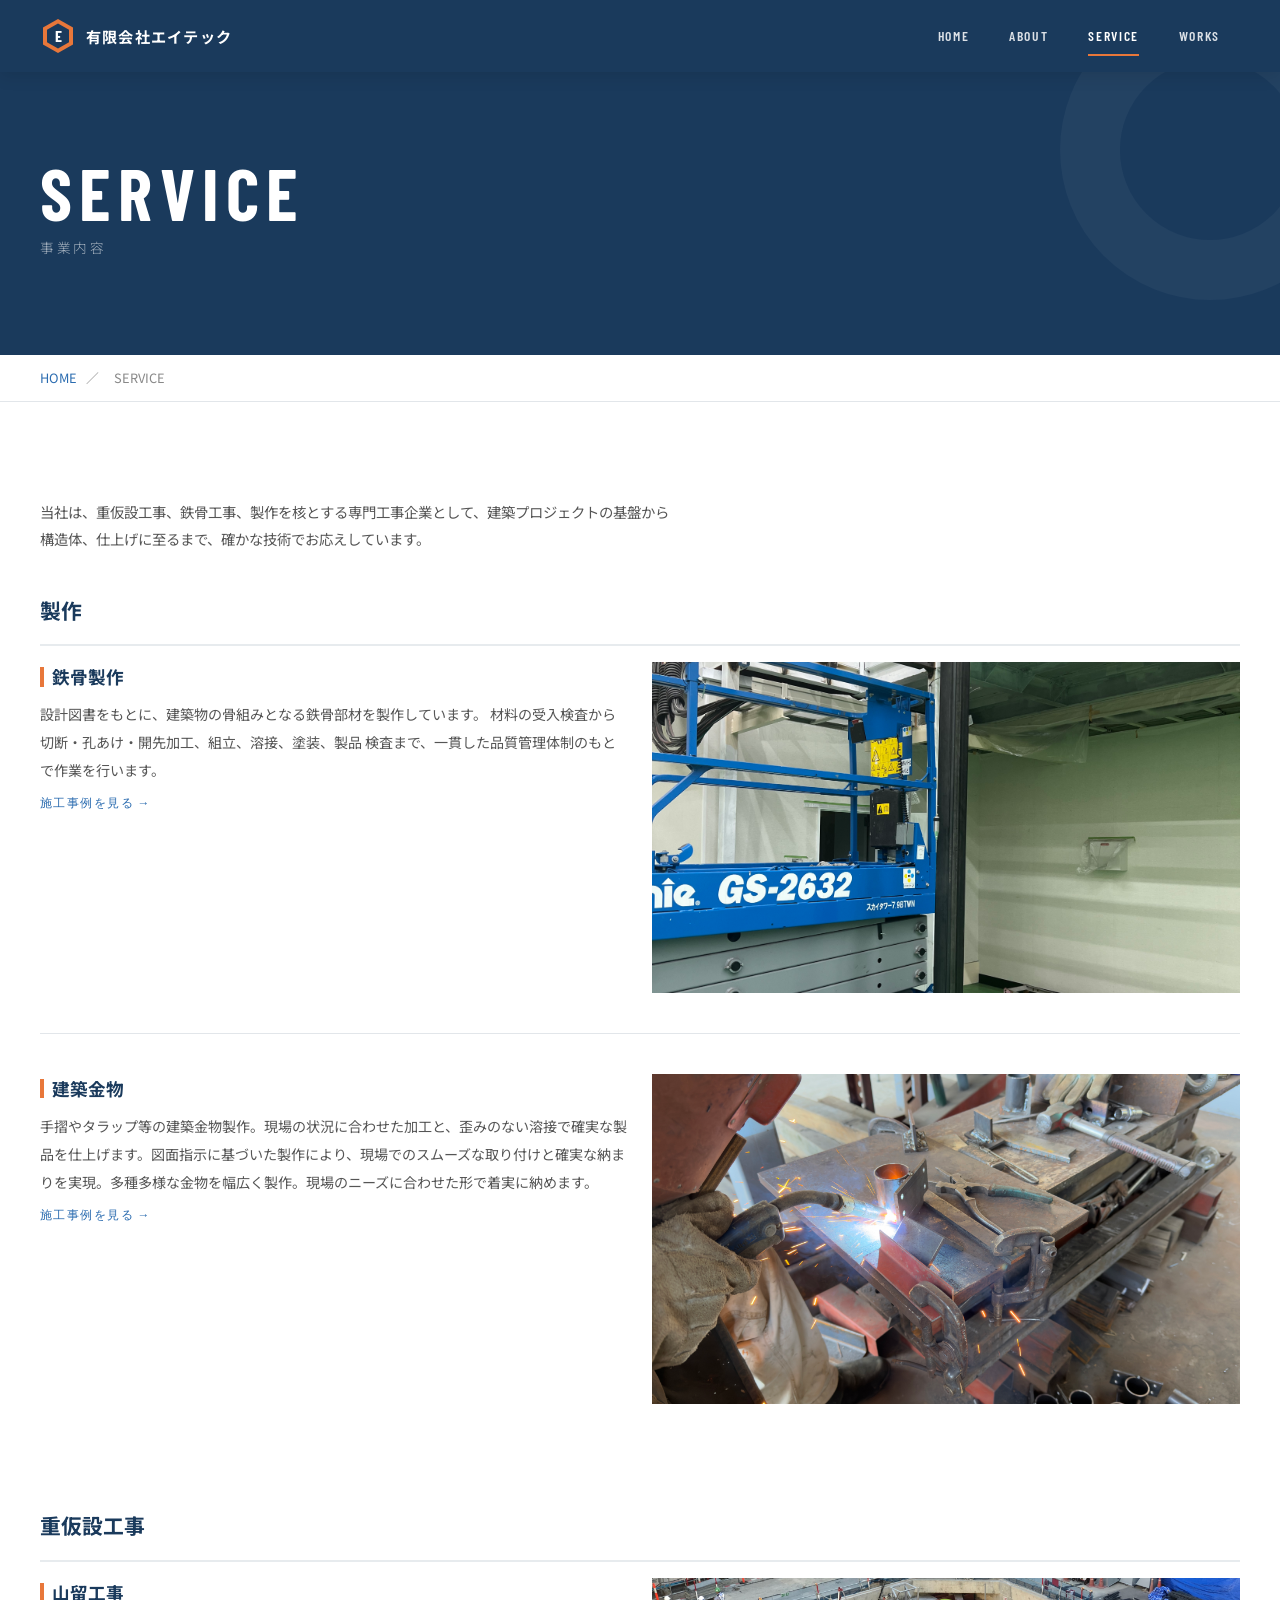
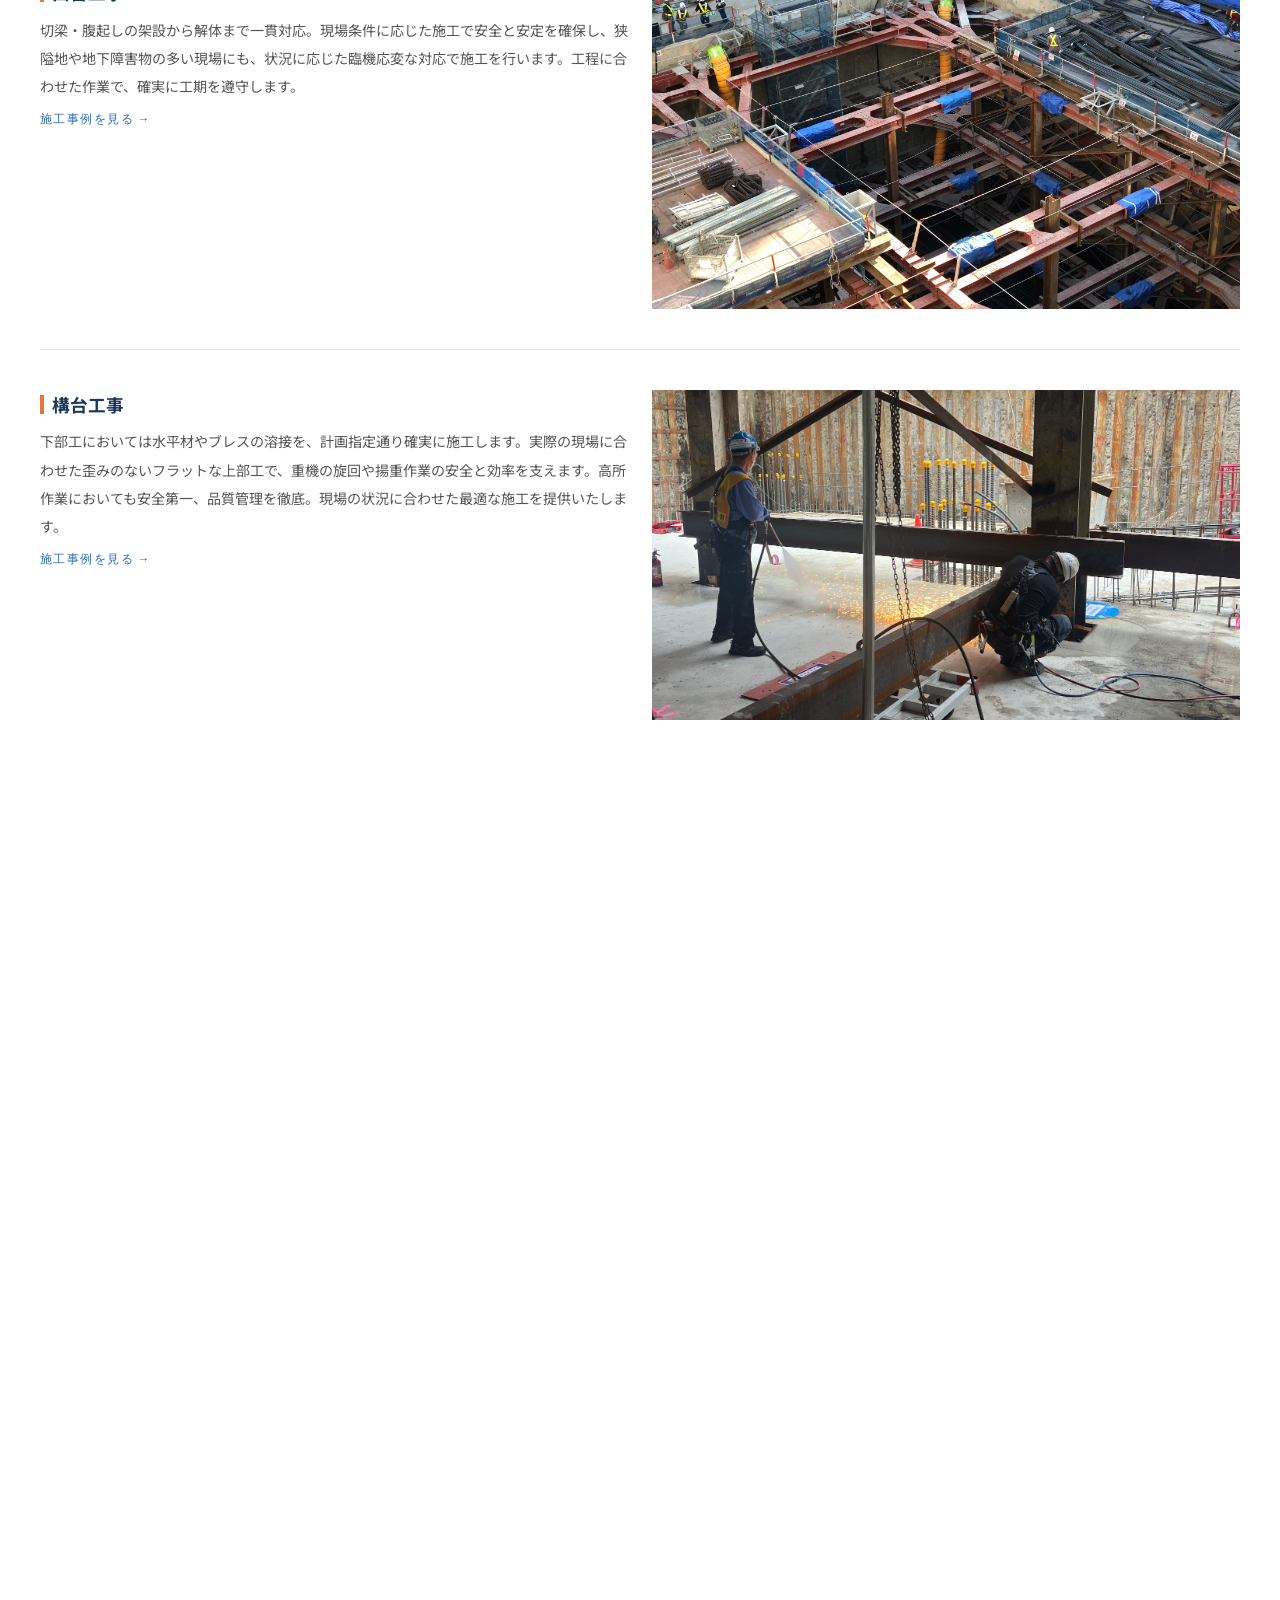
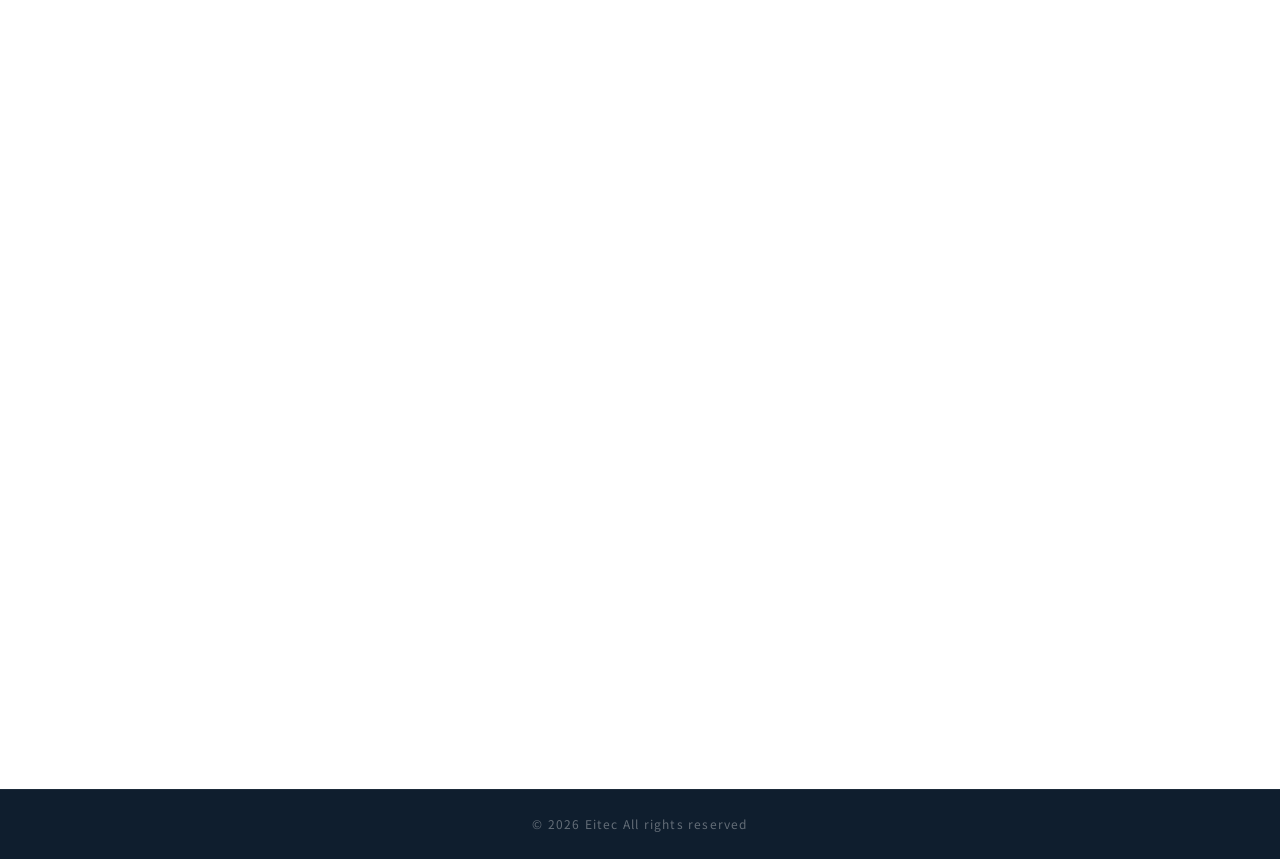
<file: eitec/service.html>
<!DOCTYPE html>
<html lang="ja">
<head>
  <meta charset="UTF-8">
  <meta name="viewport" content="width=device-width, initial-scale=1.0">
  <title>サービス・事業内容 | 有限会社エイテック</title>
  <meta name="description" content="有限会社エイテックの事業内容。鉄骨製作・建築金物・山留工事・構台工事・鉄骨工事・鍛治工事・現場溶接工事・鉄骨補強工事を承ります。">
  <link rel="canonical" href="service.html">
  <link rel="stylesheet" href="css/variables.css">
  <link rel="stylesheet" href="css/reset.css">
  <link rel="stylesheet" href="css/style.css">
</head>
<body>

<header class="header" role="banner">
  <div class="container">
    <div class="header-inner">
            <a href="index.html" class="header-logo" aria-label="有限会社エイテック トップへ">
        <svg class="header-logo-mark" viewBox="0 0 36 36" xmlns="http://www.w3.org/2000/svg" aria-hidden="true">
          <polygon points="18,1 33,9.5 33,26.5 18,35 3,26.5 3,9.5" fill="#e8773a"/>
          <polygon points="18,5.5 29,11.75 29,24.25 18,30.5 7,24.25 7,11.75" fill="#1a3a5c"/>
          <text x="18" y="23.5" text-anchor="middle" font-family="Barlow Condensed,sans-serif" font-weight="700" font-size="16" fill="#ffffff" letter-spacing="0">E</text>
        </svg>
        <div class="header-logo-text">
          <span class="header-logo-name">有限会社エイテック</span>
        </div>
      </a>
      <nav class="header-nav" aria-label="メインナビゲーション">
        <a href="index.html">HOME</a>
        <a href="about.html">ABOUT</a>
        <a href="service.html" class="active">SERVICE</a>
        <a href="works.html">WORKS</a>
      </nav>
      <button class="hamburger" aria-label="メニューを開く">
        <span></span><span></span><span></span>
      </button>
    </div>
  </div>
</header>

<div class="mobile-menu" role="dialog" aria-label="モバイルメニュー">
  <nav>
    <a href="index.html">HOME</a>
    <a href="about.html">ABOUT</a>
    <a href="service.html">SERVICE</a>
    <a href="works.html">WORKS</a>
  </nav>
  <p class="mobile-menu-sub">有限会社エイテック</p>
</div>

<main style="padding-top: var(--header-height-sm);">

  <div class="page-hero">
    <div class="container">
      <h1 class="page-hero-title">Service</h1>
      <p class="page-hero-title-ja">事業内容</p>
    </div>
  </div>

  <div class="breadcrumb">
    <div class="container">
      <a href="index.html">HOME</a>
      <span>／</span>
      <span>SERVICE</span>
    </div>
  </div>

  <section class="section" aria-labelledby="service-intro-heading">
    <div class="container">
      <div class="section-header fade-in">
        <p class="service-intro">
          当社は、重仮設工事、鉄骨工事、製作を核とする専門工事企業として、建築プロジェクトの基盤から
          構造体、仕上げに至るまで、確かな技術でお応えしています。
        </p>
      </div>

      <!-- ============ 製作カテゴリ ============ -->
      <div class="service-categories">

        <!-- カテゴリ：製作 -->
        <div class="fade-in">
          <h2 class="service-category-title">製作</h2>
          <div class="service-list">

            <!-- 鉄骨製作 -->
            <div class="service-detail" id="tetsu_seisaku">
              <div>
                <h3 class="service-detail-name">鉄骨製作</h3>
                <p class="service-detail-desc">
                  設計図書をもとに、建築物の骨組みとなる鉄骨部材を製作しています。
                  材料の受入検査から切断・孔あけ・開先加工、組立、溶接、塗装、製品
                  検査まで、一貫した品質管理体制のもとで作業を行います。
                </p>
                <a href="works/steel-fabrication.html" class="service-detail-link">
                  施工事例を見る →
                </a>
              </div>
              <img
                class="service-detail-img"
                src="img/tetsu_seisaku/07BDEA1B-9D1B-41F5-BBC1-494F11DB092D.jpg"
                alt="鉄骨製作の施工事例"
                loading="lazy">
            </div>

            <!-- 建築金物 -->
            <div class="service-detail" id="kenchiku_kanamono">
              <div>
                <h3 class="service-detail-name">建築金物</h3>
                <p class="service-detail-desc">
                  手摺やタラップ等の建築金物製作。現場の状況に合わせた加工と、歪みのない溶接で確実な製品を仕上げます。図面指示に基づいた製作により、現場でのスムーズな取り付けと確実な納まりを実現。多種多様な金物を幅広く製作。現場のニーズに合わせた形で着実に納めます。
                </p>
                <a href="works/architectural-metalwork.html" class="service-detail-link">
                  施工事例を見る →
                </a>
              </div>
              <img
                class="service-detail-img"
                src="img/kenchiku_kanamono/CD96EF9B-7DFD-4F82-9549-A47BB1765BF1.jpg"
                alt="建築金物の施工事例"
                loading="lazy">
            </div>

          </div>
        </div>

        <!-- カテゴリ：重仮設工事 -->
        <div class="fade-in">
          <h2 class="service-category-title">重仮設工事</h2>
          <div class="service-list">

            <!-- 山留工事 -->
            <div class="service-detail" id="yamadome">
              <div>
                <h3 class="service-detail-name">山留工事</h3>
                <p class="service-detail-desc">
                  切梁・腹起しの架設から解体まで一貫対応。現場条件に応じた施工で安全と安定を確保し、狭隘地や地下障害物の多い現場にも、状況に応じた臨機応変な対応で施工を行います。工程に合わせた作業で、確実に工期を遵守します。
                </p>
                <a href="works/earth-retaining.html" class="service-detail-link">
                  施工事例を見る →
                </a>
              </div>
              <img
                class="service-detail-img"
                src="img/yamadome/409ABB73-6710-444C-856C-EBA11010315E.jpg"
                alt="山留工事の施工事例"
                loading="lazy">
            </div>

            <!-- 構台工事 -->
            <div class="service-detail" id="koudai">
              <div>
                <h3 class="service-detail-name">構台工事</h3>
                <p class="service-detail-desc">
                  下部工においては水平材やブレスの溶接を、計画指定通り確実に施工します。実際の現場に合わせた歪みのないフラットな上部工で、重機の旋回や揚重作業の安全と効率を支えます。高所作業においても安全第一、品質管理を徹底。現場の状況に合わせた最適な施工を提供いたします。
                </p>
                <a href="works/scaffold-platform.html" class="service-detail-link">
                  施工事例を見る →
                </a>
              </div>
              <img
                class="service-detail-img"
                src="img/koudai/2025-10-07_08-47-18_731.jpg"
                alt="構台工事の施工事例"
                loading="lazy">
            </div>

          </div>
        </div>

        <!-- カテゴリ：鉄骨工事 -->
        <div class="fade-in">
          <h2 class="service-category-title">鉄骨工事</h2>
          <div class="service-list">

            <!-- 鉄骨工事 -->
            <div class="service-detail" id="tetsu_koji">
              <div>
                <h3 class="service-detail-name">鉄骨工事</h3>
                <p class="service-detail-desc">
                  建方から合番、ボルト本締めまで一貫して対応。安全と精度を重視した施工で、工程に合わせた確実な作業を行います。重量鉄骨から軽量鉄骨まで、規模を問わず対応します。
                </p>
                <a href="works/steel-erection.html" class="service-detail-link">
                  施工事例を見る →
                </a>
              </div>
              <img
                class="service-detail-img"
                src="img/tetsu_koji/2024-01-24_12-56-52_248.jpg"
                alt="鉄骨工事の施工事例"
                loading="lazy">
            </div>

            <!-- 鍛治工事 -->
            <div class="service-detail" id="kaji">
              <div>
                <h3 class="service-detail-name">鍛治工事</h3>
                <p class="service-detail-desc">
                  溶接・ガス切断・金物取付など各種鍛冶工事に対応。現場条件に応じた施工で、安全と精度を重視した確実な作業を行います。火気作業に伴う養生・消火設備の確保など、火災防止対策を徹底しています。
                </p>
                <a href="works/forge-work.html" class="service-detail-link">
                  施工事例を見る →
                </a>
              </div>
              <img
                class="service-detail-img"
                src="img/kaji/S__7421963_0.jpg"
                alt="鍛治工事の施工事例"
                loading="lazy">
            </div>

            <!-- 現場溶接工事 -->
            <div class="service-detail" id="genba_yosetsu">
              <div>
                <h3 class="service-detail-name">現場溶接工事</h3>
                <p class="service-detail-desc">
                  建設現場特有の環境下で、H形鋼や鉄筋などの溶接接合を高品質に施工
                  いたします。資格を有する溶接技能者が、風雨や気温変化といった厳し
                  い条件の中でも、縦向き・横向きなど専門級の技術を駆使して健全な溶
                  接を実現します。
                </p>
                <a href="works/field-welding.html" class="service-detail-link">
                  施工事例を見る →
                </a>
              </div>
              <img
                class="service-detail-img"
                src="img/genba_yosetsu/DB66CCCE-4D03-4523-AD0F-731142254FBD.jpg"
                alt="現場溶接工事の施工事例"
                loading="lazy">
            </div>

            <!-- 鉄骨補強工事 -->
            <div class="service-detail" id="tetsu_hokyo">
              <div>
                <h3 class="service-detail-name">鉄骨補強工事</h3>
                <p class="service-detail-desc">
                  腐食や耐力不足が生じた部材の補修・補強に対応。当て板補強、補修溶接など、現況に応じた作業で確実に対応します。階段補修や耐震補強などの施工実績があります。
                </p>
                <a href="works/steel-reinforcement.html" class="service-detail-link">
                  施工事例を見る →
                </a>
              </div>
            </div>

          </div>
        </div>

      </div><!-- /.service-categories -->
    </div>
  </section>

</main>

<footer class="footer" role="contentinfo"></footer>

<script src="js/footer.js"></script>
<script src="js/main.js"></script>
</body>
</html>
</file>
<file: eitec/css/variables.css>
/* ============================================
   有限会社エイテック - CSS Variables
   ============================================ */
:root {
  /* ── カラー ── */
  --color-main:         #1a3a5c;
  --color-main-light:   #2a527a;
  --color-main-dark:    #0f2238;
  --color-main-10:      rgba(26, 58, 92, 0.1);
  --color-main-20:      rgba(26, 58, 92, 0.2);

  --color-sub:          #2b6cb0;
  --color-sub-light:    #4a90d9;
  --color-sub-dark:     #1a4a7a;

  --color-accent:       #e8773a;
  --color-accent-hover: #cc5f20;
  --color-accent-10:    rgba(232, 119, 58, 0.1);

  /* テキスト */
  --color-text-primary:   #1a1a1a;
  --color-text-secondary: #555555;
  --color-text-light:     #888888;
  --color-text-on-main:   #ffffff;
  --color-text-on-accent: #ffffff;

  /* 背景 */
  --color-bg-base:    #ffffff;
  --color-bg-gray:    #f4f5f7;
  --color-bg-dark:    #0f1e2e;
  --color-bg-section: rgba(26, 58, 92, 0.04);

  /* ボーダー */
  --color-border:     #e2e6ea;
  --color-border-dark: #c8cfd8;

  /* ── フォント ── */
  --font-ja:  'Noto Sans JP', sans-serif;
  --font-en:  'Barlow Condensed', sans-serif;

  /* ── スペーシング ── */
  --space-xs:   4px;
  --space-sm:   8px;
  --space-md:   16px;
  --space-lg:   24px;
  --space-xl:   40px;
  --space-2xl:  64px;
  --space-3xl:  96px;
  --space-4xl:  128px;

  /* ── レイアウト ── */
  --max-width:    1280px;
  --content-width: 1080px;
  --header-height: 72px;
  --header-height-sm: 60px;

  /* ── アニメーション ── */
  --transition-base:  0.3s ease;
  --transition-slow:  0.6s ease;

  /* ── シャドウ ── */
  --shadow-sm:  0 1px 4px rgba(0,0,0,0.08);
  --shadow-md:  0 4px 16px rgba(0,0,0,0.1);
  --shadow-lg:  0 8px 32px rgba(0,0,0,0.15);
  --shadow-card: 0 2px 12px rgba(26, 58, 92, 0.1);

  /* ── 角丸 ── */
  --radius-sm:  2px;
  --radius-md:  4px;
  --radius-lg:  8px;
}
</file>
<file: eitec/css/style.css>
/* ============================================
   有限会社エイテック - Main Stylesheet
   ============================================ */

/* ── Google Fonts ── */
@import url('https://fonts.googleapis.com/css2?family=Barlow+Condensed:wght@400;500;600;700&family=Noto+Sans+JP:wght@300;400;500;700&display=swap');

/* ============================================
   共通レイアウト
   ============================================ */
.container {
  width: 100%;
  max-width: var(--max-width);
  margin: 0 auto;
  padding: 0 var(--space-md);
}

@media (min-width: 768px) {
  .container { padding: 0 var(--space-xl); }
}

.section {
  padding: var(--space-2xl) 0;
}
@media (min-width: 768px) {
  .section { padding: var(--space-3xl) 0; }
}

.section-title {
  font-family: var(--font-en);
  font-size: 2rem;
  font-weight: 700;
  letter-spacing: 0.08em;
  color: var(--color-main);
  text-transform: uppercase;
  line-height: 1;
  margin-bottom: 4px;
}

.section-title-ja {
  font-size: 0.75rem;
  color: var(--color-text-light);
  letter-spacing: 0.12em;
  margin-bottom: var(--space-xl);
  font-weight: 400;
}

.section-header {
  margin-bottom: var(--space-xl);
}

.section-header--center {
  text-align: center;
}

@media (min-width: 768px) {
  .section-title { font-size: 2.8rem; }
}

/* ── フェードインアニメーション ── */
.fade-in {
  opacity: 0;
  transform: translateY(24px);
  transition: opacity 0.7s ease, transform 0.7s ease;
}
.fade-in.visible {
  opacity: 1;
  transform: translateY(0);
}
.fade-in-delay-1 { transition-delay: 0.1s; }
.fade-in-delay-2 { transition-delay: 0.2s; }
.fade-in-delay-3 { transition-delay: 0.3s; }
.fade-in-delay-4 { transition-delay: 0.4s; }

/* ── ボタン ── */
.btn {
  display: inline-flex;
  align-items: center;
  gap: var(--space-sm);
  padding: 14px 32px;
  font-family: var(--font-en);
  font-size: 0.85rem;
  font-weight: 600;
  letter-spacing: 0.12em;
  text-transform: uppercase;
  transition: var(--transition-base);
  cursor: pointer;
  min-height: 48px;
}

.btn-primary {
  background: var(--color-accent);
  color: #fff;
}
.btn-primary:hover {
  background: var(--color-accent-hover);
}

.btn-outline {
  border: 2px solid var(--color-main);
  color: var(--color-main);
}
.btn-outline:hover {
  background: var(--color-main);
  color: #fff;
}

.btn-outline-white {
  border: 2px solid #fff;
  color: #fff;
}
.btn-outline-white:hover {
  background: #fff;
  color: var(--color-main);
}

.btn-arrow::after {
  content: '→';
  transition: transform 0.2s ease;
}
.btn-arrow:hover::after {
  transform: translateX(4px);
}

/* ── パンくず ── */
.breadcrumb {
  padding: 12px 0;
  font-size: 0.8rem;
  color: var(--color-text-light);
  border-bottom: 1px solid var(--color-border);
  margin-bottom: 0;
}
.breadcrumb a {
  color: var(--color-sub);
  transition: var(--transition-base);
}
.breadcrumb a:hover { text-decoration: underline; }
.breadcrumb span { margin: 0 6px; }

/* ── ページヒーロー（内部ページ） ── */
.page-hero {
  background: var(--color-main);
  color: #fff;
  padding: var(--space-2xl) 0;
  position: relative;
  overflow: hidden;
}
.page-hero::before {
  content: '';
  position: absolute;
  right: -80px;
  top: -60px;
  width: 300px;
  height: 300px;
  border: 60px solid rgba(255,255,255,0.04);
  border-radius: 50%;
}
.page-hero-title {
  font-family: var(--font-en);
  font-size: 3rem;
  font-weight: 700;
  letter-spacing: 0.1em;
  text-transform: uppercase;
  line-height: 1;
}
.page-hero-title-ja {
  font-size: 0.85rem;
  opacity: 0.6;
  margin-top: 8px;
  letter-spacing: 0.2em;
  font-weight: 300;
}
@media (min-width: 768px) {
  .page-hero-title { font-size: 4.5rem; }
  .page-hero { padding: var(--space-3xl) 0; }
}

/* ============================================
   HEADER
   ============================================ */
.header {
  position: fixed;
  top: 0;
  left: 0;
  width: 100%;
  z-index: 1000;
  height: var(--header-height-sm);
  display: flex;
  align-items: center;
  transition: background 0.3s ease, box-shadow 0.3s ease, height 0.3s ease;
  background: transparent;
}

.header.scrolled {
  background: var(--color-main);
  box-shadow: var(--shadow-md);
  height: var(--header-height-sm);
}

/* 下層ページ：常時ネイビー固定（スクロール位置に関係なく） */
.header.fixed {
  background: var(--color-main);
  box-shadow: var(--shadow-md);
}

.header-inner {
  display: flex;
  align-items: center;
  justify-content: space-between;
  width: 100%;
}

.header-logo {
  display: flex;
  align-items: center;
  gap: 10px;
  text-decoration: none;
}
.header-logo-mark {
  width: 36px;
  height: 36px;
  flex-shrink: 0;
}
.header-logo-text {
  display: flex;
  flex-direction: column;
  gap: 1px;
}
.header-logo-name {
  font-family: var(--font-ja);
  font-size: 0.95rem;
  font-weight: 700;
  letter-spacing: 0.08em;
  color: #fff;
  line-height: 1.2;
  white-space: nowrap;
}
.header-logo-sub {
  font-family: var(--font-en);
  font-size: 0.55rem;
  color: rgba(255,255,255,0.5);
  letter-spacing: 0.2em;
  text-transform: uppercase;
}

/* PC ナビゲーション */
.header-nav {
  display: none;
}

@media (min-width: 1024px) {
  .header { height: var(--header-height); }
  .header-nav {
    display: flex;
    align-items: center;
    gap: 0;
  }
  .header-nav a {
    font-family: var(--font-en);
    font-size: 0.85rem;
    font-weight: 600;
    letter-spacing: 0.12em;
    text-transform: uppercase;
    color: rgba(255,255,255,0.85);
    padding: 8px 20px;
    position: relative;
    transition: color 0.2s ease;
  }
  .header-nav a::after {
    content: '';
    position: absolute;
    bottom: 0;
    left: 20px;
    right: 20px;
    height: 2px;
    background: var(--color-accent);
    transform: scaleX(0);
    transition: transform 0.25s ease;
  }
  .header-nav a:hover { color: #fff; }
  .header-nav a:hover::after { transform: scaleX(1); }
  .header-nav a.active { color: #fff; }
  .header-nav a.active::after { transform: scaleX(1); }
}

/* ハンバーガーメニュー */
.hamburger {
  display: flex;
  flex-direction: column;
  justify-content: center;
  gap: 5px;
  width: 44px;
  height: 44px;
  cursor: pointer;
  padding: 8px;
  z-index: 1100;
}
.hamburger span {
  display: block;
  height: 2px;
  background: #fff;
  transition: var(--transition-base);
  transform-origin: center;
}
.hamburger.active span:nth-child(1) {
  transform: translateY(7px) rotate(45deg);
}
.hamburger.active span:nth-child(2) {
  opacity: 0;
}
.hamburger.active span:nth-child(3) {
  transform: translateY(-7px) rotate(-45deg);
}

@media (min-width: 1024px) {
  .hamburger { display: none; }
}

/* モバイルメニュー */
.mobile-menu {
  position: fixed;
  top: 0;
  left: 0;
  width: 100%;
  height: 100vh;
  background: var(--color-main-dark);
  z-index: 1050;
  display: flex;
  flex-direction: column;
  align-items: center;
  justify-content: center;
  opacity: 0;
  pointer-events: none;
  transition: opacity 0.3s ease;
}
.mobile-menu.open {
  opacity: 1;
  pointer-events: all;
}
.mobile-menu nav {
  display: flex;
  flex-direction: column;
  align-items: center;
  gap: var(--space-lg);
}
.mobile-menu nav a {
  font-family: var(--font-en);
  font-size: 2rem;
  font-weight: 700;
  letter-spacing: 0.15em;
  text-transform: uppercase;
  color: rgba(255,255,255,0.8);
  transition: color 0.2s ease;
}
.mobile-menu nav a:hover {
  color: var(--color-accent);
}
.mobile-menu-sub {
  margin-top: var(--space-xl);
  font-size: 0.75rem;
  color: rgba(255,255,255,0.3);
  letter-spacing: 0.2em;
}

/* ============================================
   FOOTER
   ============================================ */
.footer {
  background: var(--color-bg-dark);
  border-top: 1px solid rgba(255,255,255,0.06);
}
.footer-copy {
  padding: var(--space-lg) 0;
  text-align: center;
  font-size: 0.75rem;
  color: rgba(255,255,255,0.35);
  letter-spacing: 0.1em;
}

/* ============================================
   INDEX - HERO
   ============================================ */
.hero {
  position: relative;
  width: 100%;
  height: 100vh;
  min-height: 600px;
  overflow: hidden;
  display: flex;
  align-items: center;
  justify-content: center;
}

.hero-video {
  position: absolute;
  top: 0;
  left: 0;
  width: 100%;
  height: 100%;
  object-fit: cover;
  z-index: 0;
}

.hero-overlay {
  position: absolute;
  inset: 0;
  background: linear-gradient(
    135deg,
    rgba(10, 22, 40, 0.75) 0%,
    rgba(10, 22, 40, 0.5) 100%
  );
  z-index: 1;
}

.hero-content {
  position: relative;
  z-index: 3;
  text-align: left;
  padding: 0 var(--space-md);
  width: 100%;
  max-width: var(--max-width);
  margin: 0 auto;
}

.hero-tag {
  font-family: var(--font-en);
  font-size: 0.7rem;
  letter-spacing: 0.25em;
  color: var(--color-accent);
  text-transform: uppercase;
  margin-bottom: var(--space-md);
  display: flex;
  align-items: center;
  gap: 12px;
}
.hero-tag::before {
  content: '';
  display: block;
  width: 32px;
  height: 2px;
  background: var(--color-accent);
}

.hero-catch {
  font-size: 1.8rem;
  font-weight: 700;
  color: #fff;
  line-height: 1.5;
  margin-bottom: var(--space-lg);
  text-shadow: 0 2px 8px rgba(0,0,0,0.4);
}

.hero-desc {
  font-size: 0.85rem;
  color: rgba(255,255,255,0.75);
  line-height: 1.9;
  margin-bottom: var(--space-xl);
  max-width: 480px;
  font-weight: 300;
}

.hero-scroll {
  position: absolute;
  bottom: var(--space-xl);
  left: 50%;
  transform: translateX(-50%);
  z-index: 3;
  display: flex;
  flex-direction: column;
  align-items: center;
  gap: 8px;
  color: rgba(255,255,255,0.5);
  font-family: var(--font-en);
  font-size: 0.65rem;
  letter-spacing: 0.2em;
}
.hero-scroll-line {
  width: 1px;
  height: 48px;
  background: rgba(255,255,255,0.3);
  animation: scrollLine 2s ease-in-out infinite;
}
@keyframes scrollLine {
  0%, 100% { transform: scaleY(0); transform-origin: top; }
  50% { transform: scaleY(1); transform-origin: top; }
}

@media (min-width: 768px) {
  .hero-catch { font-size: 3rem; }
  .hero-content { padding: 0 var(--space-xl); }
}
@media (min-width: 1024px) {
  .hero-catch { font-size: 3.8rem; }
}

/* ============================================
   INDEX - SERVICE
   ============================================ */
.service-intro {
  font-size: 0.9rem;
  color: var(--color-text-secondary);
  line-height: 1.9;
  margin-bottom: var(--space-xl);
  max-width: 640px;
}

.service-grid {
  display: grid;
  grid-template-columns: 1fr 1fr;
  gap: 2px;
  background: var(--color-border);
}

.service-item {
  background: #fff;
  padding: var(--space-lg);
  display: flex;
  align-items: center;
  justify-content: space-between;
  gap: var(--space-sm);
  cursor: pointer;
  transition: background 0.2s ease, color 0.2s ease;
  text-decoration: none;
}
.service-item:hover {
  background: var(--color-main);
  color: #fff;
}
.service-item-name {
  font-size: 0.9rem;
  font-weight: 500;
  color: var(--color-text-primary);
  transition: color 0.2s ease;
}
.service-item:hover .service-item-name {
  color: #fff;
}
.service-item-arrow {
  font-size: 0.7rem;
  color: var(--color-accent);
  transition: transform 0.2s ease, color 0.2s ease;
}
.service-item:hover .service-item-arrow {
  color: rgba(255,255,255,0.7);
  transform: translateX(4px);
}

@media (min-width: 768px) {
  .service-grid {
    grid-template-columns: 1fr 1fr 1fr 1fr;
  }
  .service-item { padding: var(--space-xl) var(--space-lg); }
}

/* ============================================
   INDEX - WORKS
   ============================================ */
.works-section {
  background: var(--color-bg-gray);
}

.works-grid-index {
  display: grid;
  grid-template-columns: 1fr 1fr;
  gap: var(--space-sm);
}

.works-card {
  position: relative;
  overflow: hidden;
  aspect-ratio: 4/3;
  background: var(--color-main-10);
}
.works-card img {
  width: 100%;
  height: 100%;
  object-fit: cover;
  transition: transform 0.5s ease;
}
.works-card:hover img {
  transform: scale(1.05);
}
.works-card-overlay {
  position: absolute;
  inset: 0;
  background: linear-gradient(to top, rgba(10,22,40,0.7) 0%, transparent 60%);
  opacity: 0;
  transition: opacity 0.3s ease;
}
.works-card:hover .works-card-overlay {
  opacity: 1;
}

@media (min-width: 768px) {
  .works-grid-index {
    grid-template-columns: repeat(4, 1fr);
    gap: var(--space-md);
  }
}

.works-cta {
  text-align: center;
  margin-top: var(--space-xl);
}

/* ============================================
   INDEX - ACCESS
   ============================================ */
.access-section {}
.access-inner {
  display: grid;
  gap: var(--space-xl);
}
.access-info {}
.access-info-name {
  font-size: 1.1rem;
  font-weight: 700;
  color: var(--color-main);
  margin-bottom: var(--space-md);
}
.access-location-label {
  display: inline-block;
  font-size: 0.75rem;
  font-weight: 700;
  letter-spacing: 0.15em;
  color: var(--color-text-on-main);
  background: var(--color-main);
  padding: 3px 12px;
  margin-bottom: var(--space-sm);
}
.access-info-table {
  width: 100%;
  font-size: 0.85rem;
  border-top: 1px solid var(--color-border);
}
.access-info-table tr {
  border-bottom: 1px solid var(--color-border);
}
.access-info-table th {
  padding: 12px 0;
  width: 80px;
  text-align: left;
  color: var(--color-text-light);
  font-weight: 400;
  vertical-align: top;
}
.access-info-table td {
  padding: 12px 0 12px var(--space-md);
  color: var(--color-text-secondary);
  line-height: 1.8;
}
.access-map {
  width: 100%;
  height: 300px;
  background: var(--color-bg-gray);
  overflow: hidden;
}
.access-map iframe {
  width: 100%;
  height: 100%;
  border: 0;
  display: block;
}

@media (min-width: 768px) {
  .access-inner {
    grid-template-columns: 1fr 1.5fr;
    align-items: start;
  }
  .access-map { height: 380px; }
}

/* ============================================
   ABOUT PAGE
   ============================================ */
.about-overview-grid {
  display: grid;
  gap: var(--space-2xl);
}

.company-table {
  width: 100%;
  font-size: 0.85rem;
  border-top: 2px solid var(--color-main);
}
.company-table tr {
  border-bottom: 1px solid var(--color-border);
}
.company-table th {
  padding: 16px var(--space-md) 16px 0;
  width: 140px;
  text-align: left;
  color: var(--color-main);
  font-weight: 500;
  vertical-align: top;
  white-space: nowrap;
}
.company-table td {
  padding: 16px 0;
  color: var(--color-text-secondary);
  line-height: 1.8;
}

.about-photos {
  display: grid;
  grid-template-columns: 1fr 1fr;
  gap: var(--space-sm);
}
.about-photo {
  aspect-ratio: 4/3;
  overflow: hidden;
  background: var(--color-bg-gray);
}
.about-photo img {
  width: 100%;
  height: 100%;
  object-fit: cover;
  transition: transform 0.5s ease;
}
.about-photo:hover img { transform: scale(1.04); }

@media (min-width: 768px) {
  .about-overview-grid {
    grid-template-columns: 1fr 1fr;
    align-items: start;
  }
  .about-photos { grid-template-columns: 1fr 1fr; }
}

/* ============================================
   SERVICE PAGE
   ============================================ */
.service-categories {
  display: flex;
  flex-direction: column;
  gap: var(--space-2xl);
}

.service-category-label {
  display: inline-block;
  font-family: var(--font-en);
  font-size: 0.65rem;
  letter-spacing: 0.2em;
  text-transform: uppercase;
  color: var(--color-accent);
  border: 1px solid var(--color-accent);
  padding: 4px 12px;
  margin-bottom: var(--space-md);
}

.service-category-title {
  font-size: 1.3rem;
  font-weight: 700;
  color: var(--color-main);
  margin-bottom: var(--space-md);
  padding-bottom: var(--space-md);
  border-bottom: 2px solid var(--color-main-10);
}

.service-list {
  display: flex;
  flex-direction: column;
  gap: var(--space-xl);
}

.service-detail {
  display: grid;
  gap: var(--space-lg);
  padding-bottom: var(--space-xl);
  border-bottom: 1px solid var(--color-border);
}
.service-detail:last-child { border-bottom: none; }

.service-detail-name {
  font-size: 1.1rem;
  font-weight: 700;
  color: var(--color-main);
  margin-bottom: var(--space-sm);
  display: flex;
  align-items: center;
  gap: var(--space-sm);
}
.service-detail-name::before {
  content: '';
  display: inline-block;
  width: 4px;
  height: 1.1em;
  background: var(--color-accent);
  flex-shrink: 0;
}
.service-detail-desc {
  font-size: 0.88rem;
  color: var(--color-text-secondary);
  line-height: 2;
}
.service-detail-link {
  display: inline-flex;
  align-items: center;
  gap: 6px;
  font-family: var(--font-en);
  font-size: 0.75rem;
  letter-spacing: 0.12em;
  color: var(--color-sub);
  text-transform: uppercase;
  margin-top: var(--space-sm);
  transition: gap 0.2s ease;
}
.service-detail-link:hover { gap: 12px; }

.service-detail-img {
  width: 100%;
  aspect-ratio: 16/9;
  object-fit: cover;
  background: var(--color-bg-gray);
}

@media (min-width: 768px) {
  .service-detail {
    grid-template-columns: 1fr 1fr;
    align-items: start;
  }
}

/* ============================================
   WORKS PAGE
   ============================================ */
.works-filter {
  display: flex;
  flex-wrap: wrap;
  gap: var(--space-sm);
  margin-bottom: var(--space-xl);
}
.works-filter-btn {
  font-size: 0.8rem;
  padding: 8px 16px;
  border: 1px solid var(--color-border);
  color: var(--color-text-secondary);
  background: #fff;
  cursor: pointer;
  transition: var(--transition-base);
  min-height: 44px;
}
.works-filter-btn:hover,
.works-filter-btn.active {
  background: var(--color-main);
  color: #fff;
  border-color: var(--color-main);
}

.works-grid {
  display: grid;
  grid-template-columns: 1fr 1fr;
  gap: var(--space-md);
}

.work-card {
  position: relative;
  overflow: hidden;
  background: var(--color-bg-gray);
  cursor: pointer;
}
.work-card-img {
  width: 100%;
  aspect-ratio: 4/3;
  overflow: hidden;
}
.work-card-img img {
  width: 100%;
  height: 100%;
  object-fit: cover;
  transition: transform 0.5s ease;
}
.work-card:hover .work-card-img img {
  transform: scale(1.06);
}
.work-card-info {
  padding: var(--space-md);
}
.work-card-category {
  font-size: 0.7rem;
  color: var(--color-accent);
  letter-spacing: 0.1em;
  margin-bottom: 4px;
}

@media (min-width: 768px) {
  .works-grid { grid-template-columns: repeat(3, 1fr); }
}
@media (min-width: 1024px) {
  .works-grid { grid-template-columns: repeat(4, 1fr); }
}

/* lightbox */
.lightbox {
  position: fixed;
  inset: 0;
  background: rgba(0,0,0,0.92);
  z-index: 9999;
  display: none;
  align-items: center;
  justify-content: center;
  padding: var(--space-lg);
}
.lightbox.open { display: flex; }

.lightbox-img {
  max-width: 90vw;
  max-height: 90vh;
  object-fit: contain;
  transition: opacity 0.2s ease;
  user-select: none;
  -webkit-user-drag: none;
}
.lightbox-img.fade {
  opacity: 0;
}

.lightbox-close {
  position: fixed;
  top: var(--space-md);
  right: var(--space-lg);
  color: #fff;
  font-size: 2rem;
  cursor: pointer;
  opacity: 0.7;
  transition: opacity 0.2s;
  z-index: 10001;
}
.lightbox-close:hover { opacity: 1; }

/* 左右ナビ矢印（PC） */
.lightbox-prev,
.lightbox-next {
  position: fixed;
  top: 50%;
  transform: translateY(-50%);
  width: 52px;
  height: 52px;
  background: rgba(255,255,255,0.1);
  border: 1px solid rgba(255,255,255,0.25);
  color: #fff;
  font-size: 1.4rem;
  display: flex;
  align-items: center;
  justify-content: center;
  cursor: pointer;
  opacity: 0.8;
  transition: background 0.2s ease, opacity 0.2s ease;
  z-index: 10001;
}
.lightbox-prev { left: 20px; }
.lightbox-next { right: 20px; }
.lightbox-prev:hover,
.lightbox-next:hover {
  background: rgba(255,255,255,0.25);
  opacity: 1;
}

/* カウンター */
.lightbox-counter {
  position: fixed;
  bottom: 20px;
  left: 50%;
  transform: translateX(-50%);
  color: rgba(255,255,255,0.5);
  font-family: var(--font-en);
  font-size: 0.75rem;
  letter-spacing: 0.15em;
  z-index: 10001;
}

/* スマホではナビ矢印を非表示（スワイプで操作） */
@media (max-width: 767px) {
  .lightbox-prev,
  .lightbox-next { display: none; }
}

/* ============================================
   Utilities
   ============================================ */
.text-center { text-align: center; }
.mt-xl { margin-top: var(--space-xl); }
.bg-gray { background: var(--color-bg-gray); }
.bg-dark { background: var(--color-bg-dark); }
</file>
